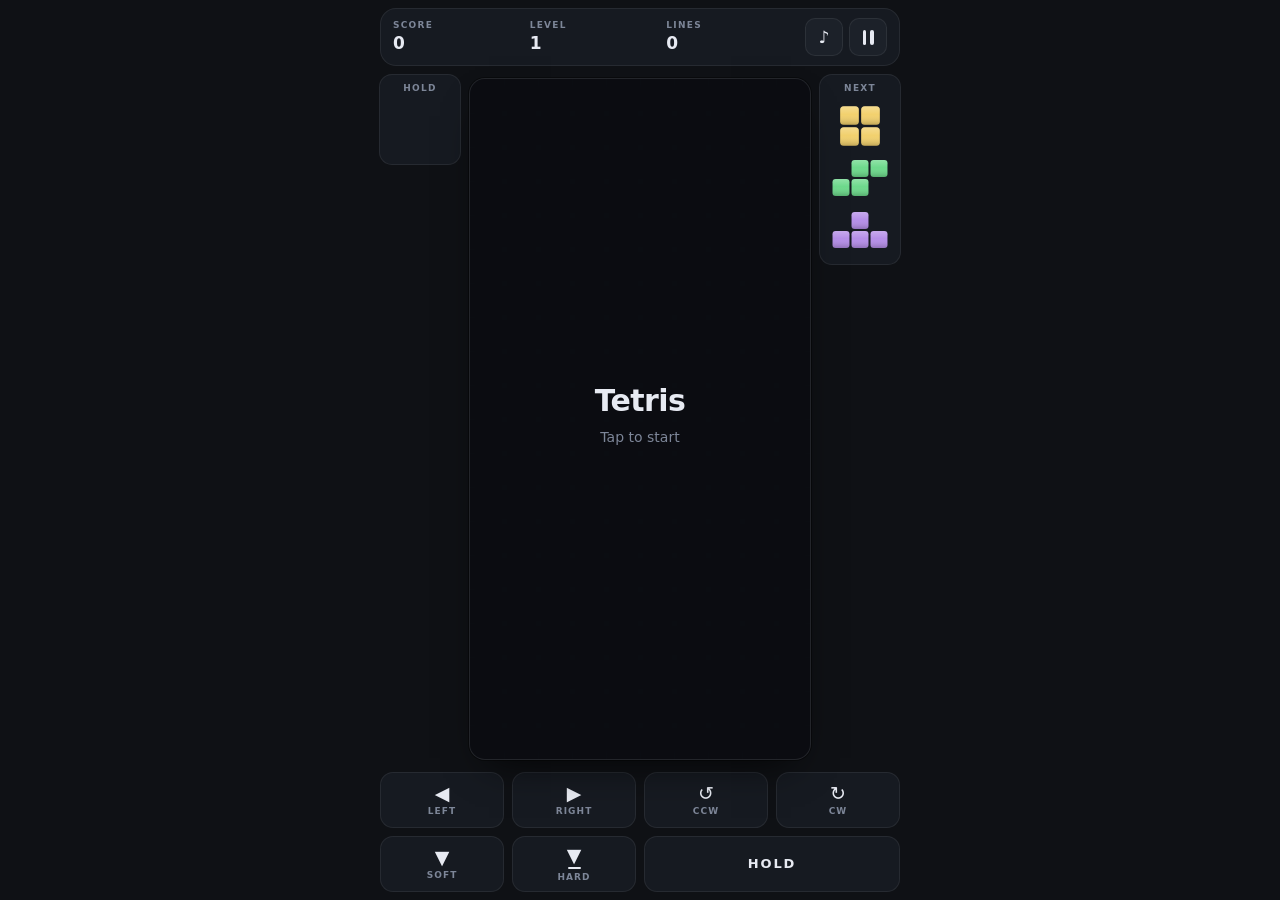
<file: index.html>
<!doctype html>
<html lang="en">
<head>
<meta charset="utf-8">
<meta name="viewport" content="width=device-width, initial-scale=1, viewport-fit=cover, user-scalable=no, maximum-scale=1">
<title>Tetris</title>
<meta name="description" content="Modern Tetris. A small, dependency-free progressive web app that plays offline.">
<meta name="theme-color" content="#0f1115">
<meta name="color-scheme" content="dark">
<meta name="apple-mobile-web-app-capable" content="yes">
<meta name="mobile-web-app-capable" content="yes">
<meta name="apple-mobile-web-app-status-bar-style" content="black-translucent">
<meta name="apple-mobile-web-app-title" content="Tetris">
<link rel="manifest" href="manifest.webmanifest">
<link rel="apple-touch-icon" href="icons/apple-touch-icon.png">
<link rel="icon" type="image/png" href="icons/icon-192.png">
<link rel="stylesheet" href="style.css">
</head>
<body>

<div id="app">

  <header id="hud">
    <div class="stat"><span class="label">Score</span><span class="value" id="stat-score">0</span></div>
    <div class="stat"><span class="label">Level</span><span class="value" id="stat-level">1</span></div>
    <div class="stat"><span class="label">Lines</span><span class="value" id="stat-lines">0</span></div>
    <div class="hud-buttons">
      <button class="icon-btn" id="btn-sound" aria-label="Toggle sound">
        <span class="glyph" id="sound-glyph">♪</span>
      </button>
      <button class="icon-btn" id="btn-pause" aria-label="Pause">
        <span class="bars" aria-hidden="true"><i></i><i></i></span>
      </button>
    </div>
  </header>

  <main id="stage">
    <aside class="gutter" id="gutter-left">
      <section class="panel panel-hold">
        <span class="label">Hold</span>
        <canvas id="hold"></canvas>
      </section>
    </aside>

    <div id="field-wrap">
      <canvas id="field"></canvas>
      <div id="toast" aria-live="polite"></div>
      <div id="best-badge" aria-live="polite">New Best</div>
      <div id="overlay">
        <div class="overlay-card">
          <h1 id="overlay-title">Tetris</h1>
          <p id="overlay-sub">Tap to start</p>
          <p id="overlay-best" class="muted"></p>
        </div>
      </div>
    </div>

    <aside class="gutter" id="gutter-right">
      <section class="panel panel-next">
        <span class="label">Next</span>
        <canvas id="next"></canvas>
      </section>
    </aside>
  </main>

  <footer id="controls">
    <button class="btn" data-act="left"   aria-label="Move left"><span class="glyph">◀</span><span class="cap">Left</span></button>
    <button class="btn" data-act="right"  aria-label="Move right"><span class="glyph">▶</span><span class="cap">Right</span></button>
    <button class="btn" data-act="rotccw" aria-label="Rotate counter-clockwise"><span class="glyph">↺</span><span class="cap">CCW</span></button>
    <button class="btn" data-act="rotcw"  aria-label="Rotate clockwise"><span class="glyph">↻</span><span class="cap">CW</span></button>

    <button class="btn" data-act="softdrop" aria-label="Soft drop"><span class="glyph">▼</span><span class="cap">Soft</span></button>
    <button class="btn" data-act="harddrop" aria-label="Hard drop"><span class="glyph glyph-drop">▼<i></i></span><span class="cap">Hard</span></button>
    <button class="btn btn-wide" data-act="hold" aria-label="Hold piece"><span class="txt">Hold</span></button>
  </footer>

</div>

<script type="module" src="tetris.js"></script>
</body>
</html>
</file>
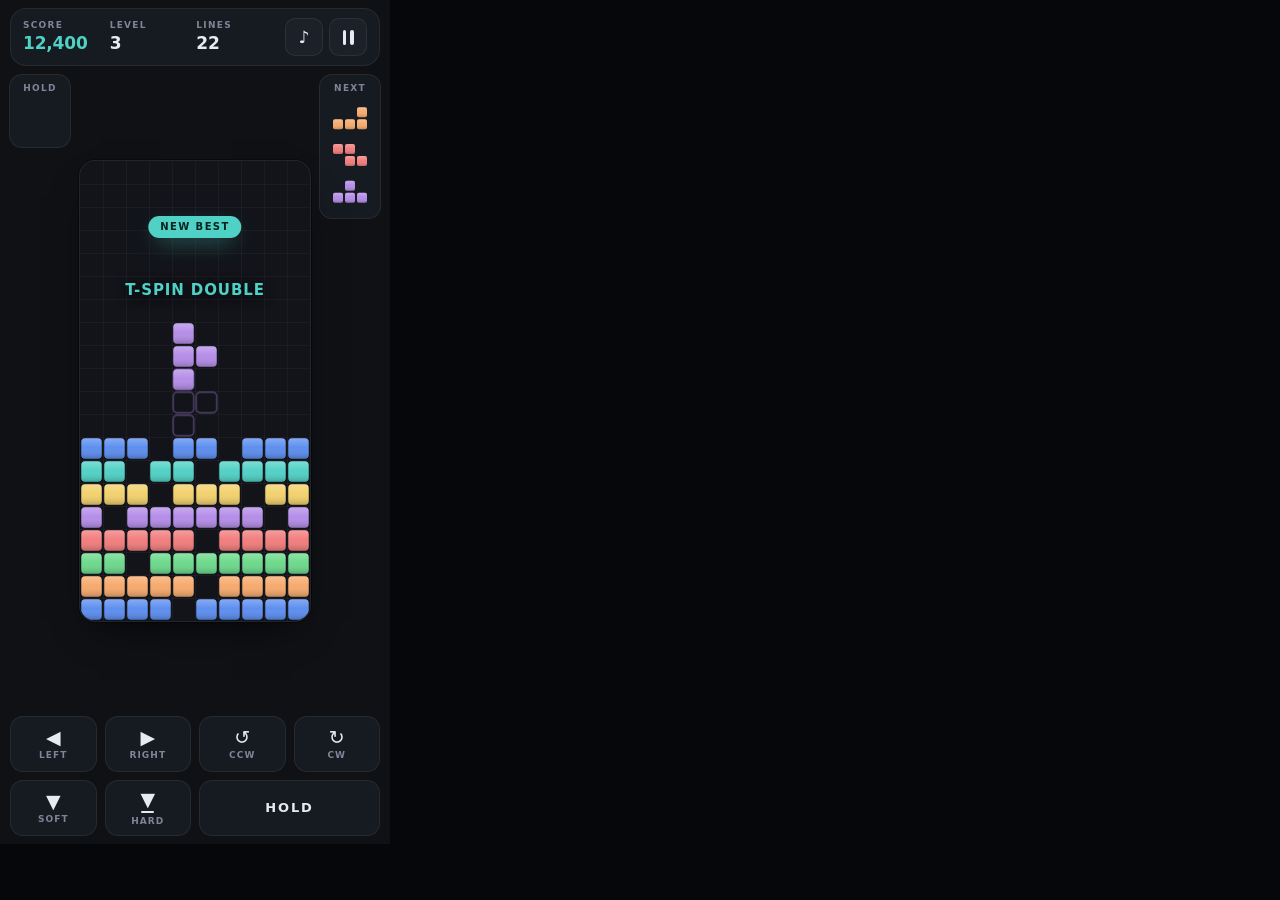
<file: tools/frame.html>
<!doctype html>
<html lang="en">
<head>
<meta charset="utf-8">
<title>frame</title>
<style>
  html, body { margin: 0; height: 100%; background: #05070a; overflow: hidden; }
  iframe { border: 0; display: block; position: absolute; top: 0; left: 0; }
</style>
<script type="module">
/* Renders index.html inside an iframe of an exact device size, so a headless
   screenshot shows the real thing at that viewport. Chrome's own --window-size
   is ignored for layout in headless mode, but an iframe gets a true viewport. */
const p = new URLSearchParams(location.search);
const W = parseInt(p.get('w') || '390', 10);
const H = parseInt(p.get('h') || '844', 10);

const f = document.createElement('iframe');
f.width = W;
f.height = H;
f.src = '../index.html?debug=1';
document.body.appendChild(f);

f.addEventListener('load', () => {
  const win = f.contentWindow;
  const T = win.__tetris;
  if (!T) return;

  // freeze the game loop so our staged board survives to the screenshot
  win.requestAnimationFrame = () => 0;

  T.start();
  const blank = () => Array.from({ length: T.TOTAL_ROWS }, () => new Array(T.COLS).fill(0));
  T.setBoard(blank());

  const paint = (rows) => rows.forEach(([r, cs, t]) => cs.forEach((c) => { T.board[r][c] = t; }));
  paint([
    [21, [0,1,2,3,5,6,7,8,9], 'J'],
    [20, [0,1,2,3,4,6,7,8,9], 'L'],
    [19, [0,1,3,4,5,6,7,8,9], 'S'],
    [18, [0,1,2,3,4,6,7,8,9], 'Z'],
    [17, [0,2,3,4,5,6,7,9], 'T'],
    [16, [0,1,2,4,5,6,8,9], 'O'],
    [15, [0,1,3,4,6,7,8,9], 'I'],
    [14, [0,1,2,4,5,7,8,9], 'J'],
  ]);

  T.setCur({ type: 'T', rot: 1, x: 3, y: 9 });
  T.layout();
  T.render();
  T.drawPreviews();

  const doc = win.document;
  doc.getElementById('stat-score').textContent = '12,400';
  doc.getElementById('stat-score').classList.add('best');
  doc.getElementById('stat-level').textContent = '3';
  doc.getElementById('stat-lines').textContent = '22';
  doc.getElementById('best-badge').classList.add('show');
  const toast = doc.getElementById('toast');
  toast.textContent = 'T-Spin Double';
  toast.classList.add('show');
});
</script>
</head>
<body></body>
</html>
</file>
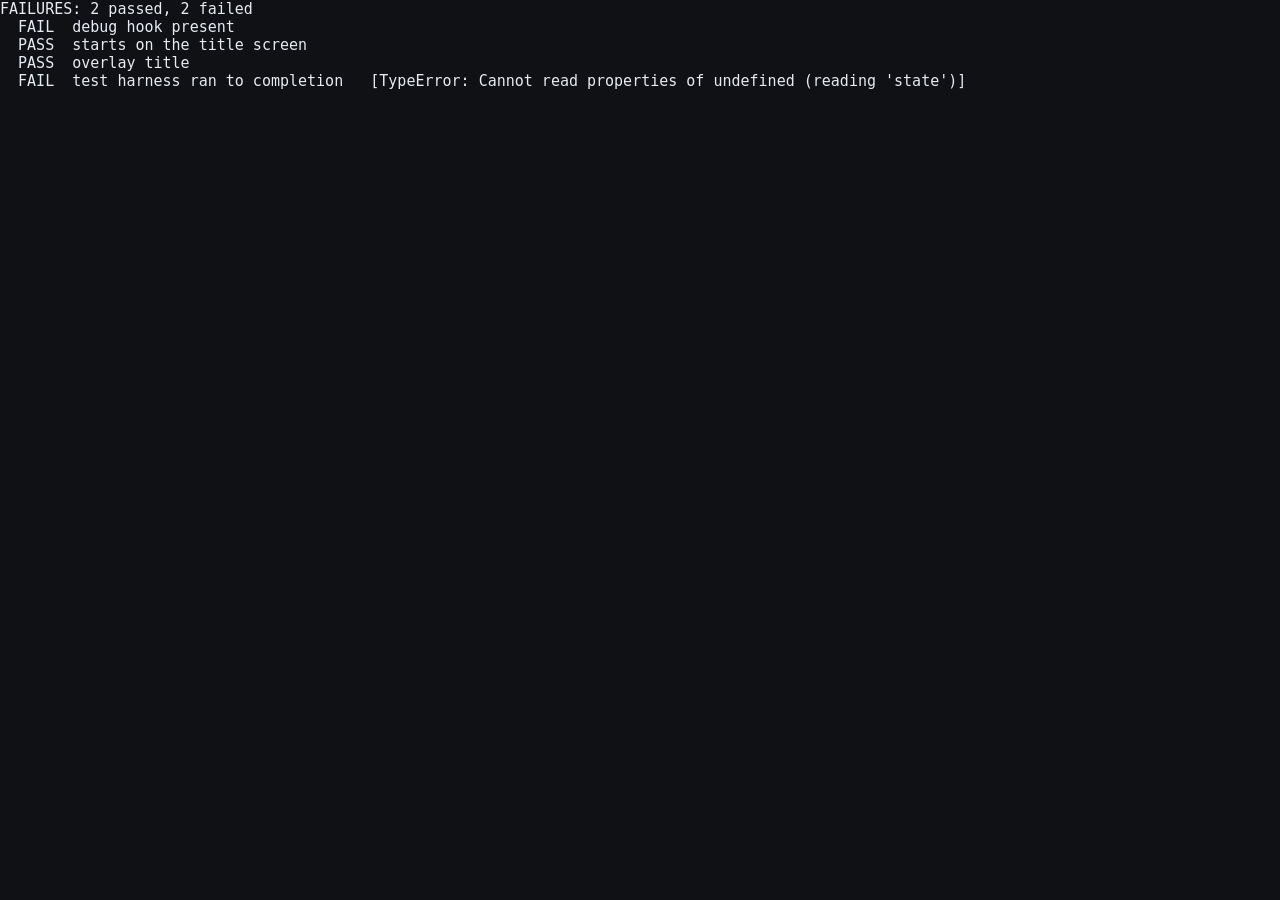
<file: tools/selftest.html>
<!doctype html>
<html lang="en">
<head>
<meta charset="utf-8">
<meta name="viewport" content="width=device-width, initial-scale=1">
<title>selftest</title>
<link rel="stylesheet" href="../style.css">
<script type="module">
/* Self-test harness for tetris.js. Not part of the app; run it with:
     python3 -m http.server 8000
     "Google Chrome" --headless=new --dump-dom --virtual-time-budget=15000 \
        --window-size=390,844 "http://localhost:8000/tools/selftest.html?debug=1"
*/
const errors = [];
window.addEventListener('error', (e) => errors.push('error: ' + (e.message || e)));
window.addEventListener('unhandledrejection', (e) => errors.push('rejection: ' + e.reason));

let pass = 0, fail = 0;
const lines = [];
const ok = (name, cond, extra) => {
  if (cond) { pass++; lines.push('  PASS  ' + name); }
  else { fail++; lines.push('  FAIL  ' + name + (extra !== undefined ? '   [' + extra + ']' : '')); }
};
const eq = (name, got, want) => ok(name, got === want, 'got ' + JSON.stringify(got) + ', want ' + JSON.stringify(want));

/* boot the app using the real index.html markup */
const bodyTag = 'bo' + 'dy';
const html = await fetch('../index.html').then((r) => r.text());
const body = html.match(new RegExp('<' + bodyTag + '>([\\s\\S]*?)</' + bodyTag + '>'))[1]
  .replace(/<script[\s\S]*?<\/script>/g, '');
document.body.innerHTML = body;

await import('../tetris.js');

const T = window.__tetris;
const emptyBoard = () => Array.from({ length: T.TOTAL_ROWS }, () => new Array(T.COLS).fill(0));
const filled = (row) => row.filter((c) => c).length;

try {

/* ---------------------------------------------------------------- boot */
ok('debug hook present', !!T);
ok('starts on the title screen', document.getElementById('overlay').className !== 'hidden');
eq('overlay title', document.getElementById('overlay-title').textContent, 'Tetris');
eq('initial state', T.state, 'ready');

const field = document.getElementById('field');
ok('field canvas sized', field.width > 0 && field.height > 0);
ok('field canvas is 1:2', Math.abs(field.width / field.height - 0.5) < 0.02,
   field.width + 'x' + field.height);

/* ---------------------------------------------------------------- start */
T.start();
eq('state after start', T.state, 'playing');
ok('overlay hidden after start', document.getElementById('overlay').className.includes('hidden'));
ok('a piece spawned', !!T.cur);
eq('queue holds 3', T.queue.length, 3);

/* ---------------------------------------------------------------- 7-bag */
T.resetGame();
T.start();
const counts = {};
T.TYPES.forEach((t) => { counts[t] = 0; });
for (let i = 0; i < 70; i++) {
  counts[T.cur.type]++;
  T.setBoard(emptyBoard());
  T.spawn();
}
const bagOk = T.TYPES.every((t) => counts[t] === 10);
ok('7-bag: 70 draws give 10 of each piece', bagOk, JSON.stringify(counts));

/* ---------------------------------------------------------------- line clear */
T.resetGame();
T.start();
let b = emptyBoard();
for (let c = 0; c < T.COLS; c++) if (c !== 4) b[21][c] = 'I';
T.setBoard(b);
let s0 = T.score;
T.setCur({ type: 'I', rot: 1, x: 2, y: 18 });   // vertical I sitting in column 4
T.hardDrop();
eq('single line scores 100', T.score - s0, 100);
eq('enters clearing phase', T.phase, 'clearing');
const boardBlocks = (bd) => bd.reduce((n, row) => n + filled(row), 0);
eq('before clear: 9 + 4 blocks', boardBlocks(T.board), 13);
T.step(300);
eq('after clear: row 21 gone, 3 blocks survive', boardBlocks(T.board), 3);
eq('shifted column survives', T.board[21][4], 'I');

/* ---------------------------------------------------------------- tetris + b2b + combo */
T.resetGame();
T.start();
const fourRows = () => {
  const x = emptyBoard();
  for (let r = 18; r <= 21; r++) for (let c = 0; c < T.COLS; c++) if (c !== 4) x[r][c] = 'I';
  x[2][0] = 'J';                                 // a stray block, so this is NOT a perfect clear
  return x;
};
T.setBoard(fourRows());
s0 = T.score;
T.setCur({ type: 'I', rot: 1, x: 2, y: 18 });
T.hardDrop();
eq('tetris scores 800', T.score - s0, 800);
eq('b2b armed', T.b2b, true);
T.step(300);

T.setBoard(fourRows());
s0 = T.score;
T.setCur({ type: 'I', rot: 1, x: 2, y: 18 });
T.hardDrop();
eq('b2b tetris scores 1200 + 50 combo', T.score - s0, 1250);

/* ---------------------------------------------------------------- perfect clear */
T.resetGame();
T.start();
b = emptyBoard();
for (let c = 0; c < 6; c++) b[21][c] = 'I';      // 6 filled, columns 6-9 open
T.setBoard(b);
s0 = T.score;
T.setCur({ type: 'I', rot: 0, x: 6, y: 20 });    // horizontal I completes the row
T.hardDrop();
eq('perfect clear adds 800', T.score - s0, 100 + 800);

/* ---------------------------------------------------------------- multi-row removal
   Regression: splice() and unshift() in the same descending loop re-index the
   board, so a Tetris used to leave one full row behind (which then scored again
   on the next placement). */
T.resetGame();
T.start();
b = emptyBoard();
for (let r = 18; r <= 21; r++) for (let c = 0; c < T.COLS; c++) if (c !== 4) b[r][c] = 'I';
b[2][0] = 'J';                                   // a lone marker above the stack
T.setBoard(b);
T.setCur({ type: 'I', rot: 1, x: 2, y: 18 });
T.hardDrop();
T.step(300);
eq('tetris clears all four rows', boardBlocks(T.board), 1);
eq('only the marker survives', T.board[6][0], 'J');
ok('no full row is left behind', T.board.every((row) => row.some((c) => !c)),
   JSON.stringify(T.board.map((r) => filled(r))));

/* a double must also remove both rows exactly */
T.resetGame();
T.start();
b = emptyBoard();
for (let r = 20; r <= 21; r++) for (let c = 0; c < T.COLS; c++) if (c !== 4) b[r][c] = 'I';
b[2][0] = 'J';
T.setBoard(b);
T.setCur({ type: 'I', rot: 1, x: 2, y: 18 });
T.hardDrop();
T.step(300);
// The I also deposits cells in rows 18/19, which shift down as the two rows go.
eq('double clears both rows', boardBlocks(T.board), 3);
eq('marker shifted down two rows', T.board[4][0], 'J');
eq('I column shifted down two rows', T.board[20][4], 'I');
eq('I column shifted down two rows (2)', T.board[21][4], 'I');
ok('no full row is left behind after a double', T.board.every((row) => row.some((c) => !c)));

/* ---------------------------------------------------------------- t-spins */
T.resetGame();
b = emptyBoard();
b[19][3] = 'I'; b[19][5] = 'I'; b[21][3] = 'I'; b[21][5] = 'I';
T.setBoard(b);
T.setCur({ type: 'T', rot: 2, x: 3, y: 19 });
T.setLastAction('rotate');
T.setLastKick(0);
eq('full t-spin (both front corners)', T.detectTSpin(), 2);

b = emptyBoard();
b[19][3] = 'I'; b[19][5] = 'I'; b[21][3] = 'I';
T.setBoard(b);
T.setCur({ type: 'T', rot: 2, x: 3, y: 19 });
eq('mini t-spin (one front corner)', T.detectTSpin(), 1);

T.setLastAction('move');
eq('no t-spin without a rotation', T.detectTSpin(), 0);

T.setLastAction('rotate');
b = emptyBoard();
b[19][3] = 'I'; b[19][5] = 'I';
T.setBoard(b);
eq('no t-spin with only two corners', T.detectTSpin(), 0);

T.setLastKick(4);
b = emptyBoard();
b[19][3] = 'I'; b[19][5] = 'I'; b[21][3] = 'I';
T.setBoard(b);
eq('final-kick promotes to full t-spin', T.detectTSpin(), 2);

/* ---------------------------------------------------------------- wall kick */
T.resetGame();
T.setBoard(emptyBoard());
T.setCur({ type: 'I', rot: 1, x: -2, y: 5 });       // vertical I hugging the left wall
const rotated = T.tryRotate(1);
ok('rotation against the wall kicks', rotated === true);
eq('kick landed at x=0', T.cur.x, 0);
eq('kick landed in rot 2', T.cur.rot, 2);
eq('kick kept y', T.cur.y, 5);

T.setBoard(emptyBoard());
T.setCur({ type: 'T', rot: 0, x: 3, y: 19 });
for (let r = 0; r < T.TOTAL_ROWS; r++) for (let c = 0; c < T.COLS; c++) T.board[r][c] = 'J';
[[4,19],[3,20],[4,20],[5,20]].forEach(([c, r]) => { T.board[r][c] = 0; });   // carve out the T
const blocked = T.tryRotate(1);
ok('rotation fails when every kick is blocked', blocked === false);

/* ---------------------------------------------------------------- hold */
T.resetGame();
T.start();
T.setBoard(emptyBoard());
const firstType = T.cur.type;
T.doHold();
eq('hold stores the first piece', T.hold, firstType);
eq('hold marks the slot used', T.holdUsed, true);
const swapped = T.cur.type;
T.doHold();
eq('hold is once per drop', T.cur.type, swapped);
T.setBoard(emptyBoard());
T.hardDrop();
eq('hold re-arms after a lock', T.holdUsed, false);
T.doHold();
eq('hold swaps the piece back', T.cur.type, firstType);

/* ---------------------------------------------------------------- hard drop points */
T.resetGame();
T.start();
T.setBoard(emptyBoard());
s0 = T.score;
T.setCur({ type: 'O', rot: 0, x: 4, y: 1 });
T.hardDrop();
eq('hard drop awards 2 per cell', T.score - s0, 38);   // 19 cells

/* ---------------------------------------------------------------- lock delay */
T.resetGame();
T.start();
T.setBoard(emptyBoard());
T.setCur({ type: 'O', rot: 0, x: 4, y: 20 });
for (let i = 0; i < 100; i++) T.step(10);              // let gravity register it as grounded
ok('piece is grounded', T.grounded === true);
for (let i = 0; i < 20; i++) T.tryShift(i % 2 === 0 ? -1 : 1, 0);
eq('lock-delay resets capped at 15', T.lockResets, 15);

/* ---------------------------------------------------------------- top out */
T.resetGame();
T.start();
b = emptyBoard();
for (let r = 2; r < T.TOTAL_ROWS; r++) for (let c = 0; c < T.COLS; c++) b[r][c] = 'I';
T.setBoard(b);
T.spawn();
eq('stacking to the ceiling ends the game', T.state, 'over');

/* ---------------------------------------------------------------- new best warning */
T.resetGame();
T.setBest(5000);
T.start();
const scoreEl = document.getElementById('stat-score');
const badgeEl = document.getElementById('best-badge');
eq('record carried into the run', T.bestAtStart, 5000);
eq('not beaten at the start', T.bestBeaten, false);
ok('score not yet highlighted', !scoreEl.classList.contains('best'));

T.setScore(4999);
T.updateHUD();
eq('no warning below the record', T.bestBeaten, false);
ok('still not highlighted', !scoreEl.classList.contains('best'));

T.setScore(5001);
T.updateHUD();
eq('warning fires when the record is passed', T.bestBeaten, true);
ok('score is highlighted', scoreEl.classList.contains('best'));
ok('badge is shown', badgeEl.classList.contains('show'));
eq('record is updated', T.best, 5001);

T.setScore(9000);
T.updateHUD();
eq('warning stays a single event', T.bestBeaten, true);

T.resetGame();
ok('reset clears the highlight', !scoreEl.classList.contains('best'));
ok('reset hides the badge', !badgeEl.classList.contains('show'));

/* a first-ever run (no record) must not spam the warning */
T.setBest(0);
T.start();
T.setScore(50);
T.updateHUD();
eq('no warning when there is no record to beat', T.bestBeaten, false);

/* ---------------------------------------------------------------- rendering */
T.resetGame();
T.start();
b = emptyBoard();
for (let r = 16; r < T.TOTAL_ROWS; r++) for (let c = 0; c < T.COLS; c++) b[r][c] = 'T';
T.setBoard(b);
T.setCur({ type: 'L', rot: 0, x: 3, y: 6 });
T.render();
T.drawPreviews();

const g = field.getContext('2d');
const data = g.getImageData(0, 0, field.width, field.height).data;
let opaque = 0;
for (let i = 3; i < data.length; i += 4) if (data[i] > 0) opaque++;
ok('playfield renders pixels', opaque > 5000, opaque + ' opaque pixels');

const holdCv = document.getElementById('hold');
const nextCv = document.getElementById('next');
ok('preview canvases sized', holdCv.width > 0 && nextCv.width > 0);

/* ---------------------------------------------------------------- buttons */
T.resetGame();
T.start();
const buttons = [...document.querySelectorAll('.btn')];
eq('seven control buttons', buttons.length, 7);
ok('all buttons labelled', buttons.every((el) => el.dataset.act));

/* tap a few buttons through real pointer events */
const tap = (el) => {
  const opts = { bubbles: true, cancelable: true, pointerId: 7, pointerType: 'touch', isPrimary: true, clientX: 200, clientY: 700 };
  el.dispatchEvent(new PointerEvent('pointerdown', opts));
  el.dispatchEvent(new PointerEvent('pointerup', opts));
};
T.setBoard(emptyBoard());
tap(buttons.find((el) => el.dataset.act === 'rotcw'));
tap(buttons.find((el) => el.dataset.act === 'left'));
tap(buttons.find((el) => el.dataset.act === 'right'));
tap(buttons.find((el) => el.dataset.act === 'harddrop'));
ok('buttons do not throw', true);

document.getElementById('btn-pause').dispatchEvent(new PointerEvent('pointerdown', { bubbles: true }));
eq('pause button pauses', T.state, 'paused');
document.getElementById('btn-pause').dispatchEvent(new PointerEvent('pointerdown', { bubbles: true }));
eq('pause button resumes', T.state, 'playing');

/* ---------------------------------------------------------------- errors */
ok('no uncaught errors', errors.length === 0, errors.join(' | '));

} catch (e) {
  errors.push('THROWN: ' + ((e && e.stack) || String(e)));
  ok('test harness ran to completion', false, String(e));
}

/* ---------------------------------------------------------------- report */
const summary = (fail === 0 ? 'ALL PASS' : 'FAILURES') + ': ' + pass + ' passed, ' + fail + ' failed';
lines.forEach((l) => console.log('__T|' + l));
console.log('__T|' + summary);
if (errors.length) console.log('__T|ERRORS: ' + errors.join(' | '));
document.body.innerHTML = '<pre id="result">' + summary + '\n' + lines.join('\n') + '</pre>';
document.title = summary;
</script>
</head>
<body></body>
</html>
</file>
<file: style.css>
/* ------------------------------------------------------------------ tokens */
:root {
  --bg:        #0f1115;
  --panel:     #161a21;
  --panel-2:   #1c2129;
  --line:      rgba(255, 255, 255, 0.07);
  --line-soft: rgba(255, 255, 255, 0.04);
  --text:      #e7eaf2;
  --text-dim:  #7d8698;
  --accent:    #4fd1c5;

  --r-lg: 16px;
  --r-md: 13px;
  --r-sm: 10px;
}

/* ------------------------------------------------------------------ reset */
* { margin: 0; padding: 0; box-sizing: border-box; }

html, body {
  height: 100%;
  overflow: hidden;
  position: fixed;
  inset: 0;
  background: var(--bg);
}

body {
  color: var(--text);
  font-family: system-ui, -apple-system, "SF Pro Text", "Segoe UI", sans-serif;
  font-size: 15px;
  line-height: 1.2;
  -webkit-font-smoothing: antialiased;
  -webkit-user-select: none;
  user-select: none;
  -webkit-touch-callout: none;
  -webkit-tap-highlight-color: transparent;
  overscroll-behavior: none;
  touch-action: none;
}

canvas { display: block; }

button {
  font: inherit;
  color: inherit;
  background: none;
  border: 0;
  cursor: pointer;
  touch-action: none;
}

/* ------------------------------------------------------------------ shared */
.label {
  font-size: 9px;
  font-weight: 600;
  letter-spacing: 0.14em;
  text-transform: uppercase;
  color: var(--text-dim);
}

/* ------------------------------------------------------------------ shell */
#app {
  height: 100dvh;
  max-width: 540px;
  margin: 0 auto;
  display: flex;
  flex-direction: column;
  gap: 8px;
  padding:
    calc(env(safe-area-inset-top, 0px) + 8px)
    calc(env(safe-area-inset-right, 0px) + 10px)
    calc(env(safe-area-inset-bottom, 0px) + 8px)
    calc(env(safe-area-inset-left, 0px) + 10px);
}

/* ------------------------------------------------------------------ hud */
#hud {
  flex: none;
  display: flex;
  align-items: center;
  gap: 6px;
  padding: 9px 12px;
  background: var(--panel);
  border: 1px solid var(--line);
  border-radius: var(--r-lg);
}

.stat {
  flex: 1;
  display: flex;
  flex-direction: column;
  gap: 2px;
  min-width: 0;
}

.stat .value {
  font-size: 17px;
  font-weight: 650;
  font-variant-numeric: tabular-nums;
  letter-spacing: -0.01em;
}

/* score stays highlighted once the run has beaten the previous record */
.stat .value.best {
  color: var(--accent);
  transform-origin: left center;
  animation: bestPop 560ms cubic-bezier(0.2, 0.9, 0.3, 1.2) 1;
}

@keyframes bestPop {
  0%   { transform: scale(1); }
  40%  { transform: scale(1.22); }
  100% { transform: scale(1); }
}

.hud-buttons {
  display: flex;
  gap: 6px;
  margin-left: 2px;
}

.icon-btn {
  width: 38px;
  height: 38px;
  display: grid;
  place-items: center;
  border-radius: var(--r-sm);
  background: var(--panel-2);
  border: 1px solid var(--line);
  color: var(--text);
  transition: background 90ms ease, transform 90ms ease;
}
.icon-btn:active,
.icon-btn.pressed { background: #2b3240; transform: scale(0.94); }
.icon-btn .glyph { font-size: 17px; line-height: 1; }
.icon-btn.off { color: var(--text-dim); }
.icon-btn.off .glyph { position: relative; }
.icon-btn.off .glyph::after {
  content: "";
  position: absolute;
  left: -3px;
  right: -3px;
  top: 50%;
  height: 1.5px;
  background: currentColor;
  transform: rotate(-45deg);
  border-radius: 1px;
}

/* pause icon built from two bars (avoids font/emoji inconsistency) */
.bars { display: flex; gap: 4px; }
.bars i {
  display: block;
  width: 3.5px;
  height: 15px;
  border-radius: 2px;
  background: currentColor;
}

/* ------------------------------------------------------------------ stage */
#stage {
  flex: 1;
  min-height: 0;
  display: flex;
  align-items: stretch;
  justify-content: center;
  gap: 8px;
}

.gutter {
  flex: none;
  display: flex;
  flex-direction: column;
  gap: 8px;
  min-width: 0;
}

#gutter-right .panel-next { flex: 0 1 auto; min-height: 0; }

.panel {
  display: flex;
  flex-direction: column;
  align-items: center;
  gap: 6px;
  padding: 8px 6px;
  background: var(--panel);
  border: 1px solid var(--line);
  border-radius: var(--r-md);
  overflow: hidden;
}

.panel canvas { display: block; width: 100%; }
.panel-hold canvas { aspect-ratio: 1 / 0.82; }
.panel-next canvas { aspect-ratio: 1 / 2.3; max-height: 100%; min-height: 0; }

/* ------------------------------------------------------------------ field */
#field-wrap {
  position: relative;
  flex: none;
  align-self: center;
  border-radius: var(--r-lg);
  background: #12141a;
  border: 1px solid var(--line);
  box-shadow: 0 0 0 1px rgba(0, 0, 0, 0.4), 0 18px 40px -20px rgba(0, 0, 0, 0.9);
  overflow: hidden;
}

#field { border-radius: var(--r-lg); }

/* floating "TETRIS!" / "T-SPIN" text, defined in tetris.js */
#toast {
  position: absolute;
  left: 0;
  right: 0;
  top: 26%;
  text-align: center;
  font-size: 15px;
  font-weight: 700;
  letter-spacing: 0.06em;
  text-transform: uppercase;
  color: var(--accent);
  text-shadow: 0 2px 12px rgba(0, 0, 0, 0.85);
  opacity: 0;
  pointer-events: none;
  transform: translateY(6px) scale(0.96);
  transition: opacity 320ms ease, transform 320ms ease;
}
#toast.show {
  opacity: 1;
  transform: translateY(0) scale(1);
}

/* "New Best" pill, flashed once per run when the record is overtaken. Sits
   higher than #toast so the two never overlap. */
#best-badge {
  position: absolute;
  left: 50%;
  top: 12%;
  padding: 5px 12px;
  border-radius: 999px;
  background: var(--accent);
  color: #06231f;
  font-size: 10px;
  font-weight: 750;
  letter-spacing: 0.14em;
  text-transform: uppercase;
  white-space: nowrap;
  opacity: 0;
  pointer-events: none;
  transform: translate(-50%, -6px) scale(0.94);
  transition: opacity 260ms ease, transform 260ms cubic-bezier(0.2, 0.9, 0.3, 1.2);
  box-shadow: 0 8px 22px -8px rgba(79, 209, 197, 0.9);
}
#best-badge.show {
  opacity: 1;
  transform: translate(-50%, 0) scale(1);
}

/* ------------------------------------------------------------------ overlay */
#overlay {
  position: absolute;
  inset: 0;
  display: grid;
  place-items: center;
  padding: 16px;
  background: rgba(10, 12, 16, 0.82);
  -webkit-backdrop-filter: blur(6px);
  backdrop-filter: blur(6px);
  transition: opacity 200ms ease;
}
#overlay.hidden { opacity: 0; pointer-events: none; }

.overlay-card { text-align: center; }

#overlay-title {
  font-size: 30px;
  font-weight: 750;
  letter-spacing: -0.02em;
  margin-bottom: 10px;
}
#overlay-sub {
  font-size: 14px;
  color: var(--text-dim);
}
#overlay-best { margin-top: 10px; font-size: 12px; }
.muted { color: var(--text-dim); }

/* ------------------------------------------------------------------ controls */
#controls {
  flex: none;
  display: grid;
  grid-template-columns: repeat(4, 1fr);
  grid-auto-rows: minmax(56px, auto);
  gap: 8px;
}

.btn {
  display: flex;
  flex-direction: column;
  align-items: center;
  justify-content: center;
  gap: 3px;
  background: var(--panel);
  border: 1px solid var(--line);
  border-radius: var(--r-md);
  color: var(--text);
  transition: background 80ms ease, transform 80ms ease, border-color 80ms ease;
}
.btn.pressed {
  background: #2b3240;
  border-color: rgba(255, 255, 255, 0.16);
  transform: scale(0.96);
}

.btn .glyph { font-size: 19px; line-height: 1; }
.btn .cap {
  font-size: 9px;
  font-weight: 600;
  letter-spacing: 0.12em;
  text-transform: uppercase;
  color: var(--text-dim);
}
.btn.pressed .cap { color: var(--text); }

.btn-wide {
  grid-column: 3 / span 2;
}
.btn-wide .txt {
  font-size: 13px;
  font-weight: 650;
  letter-spacing: 0.14em;
  text-transform: uppercase;
}

/* Hard-drop glyph: the bar is part of the flow, stacked under the triangle, so it
   can never collide with the caption below. */
.glyph-drop {
  display: inline-flex;
  flex-direction: column;
  align-items: center;
  gap: 2px;
}
.glyph-drop i {
  display: block;
  width: 13px;
  height: 2px;
  border-radius: 1px;
  background: currentColor;
}

/* ------------------------------------------------------------------ small screens */
@media (max-height: 640px) {
  .btn .cap { display: none; }
  #controls { grid-auto-rows: minmax(48px, auto); }
  #overlay-title { font-size: 24px; }
}

@media (prefers-reduced-motion: reduce) {
  * { transition-duration: 1ms !important; }
}
</file>
